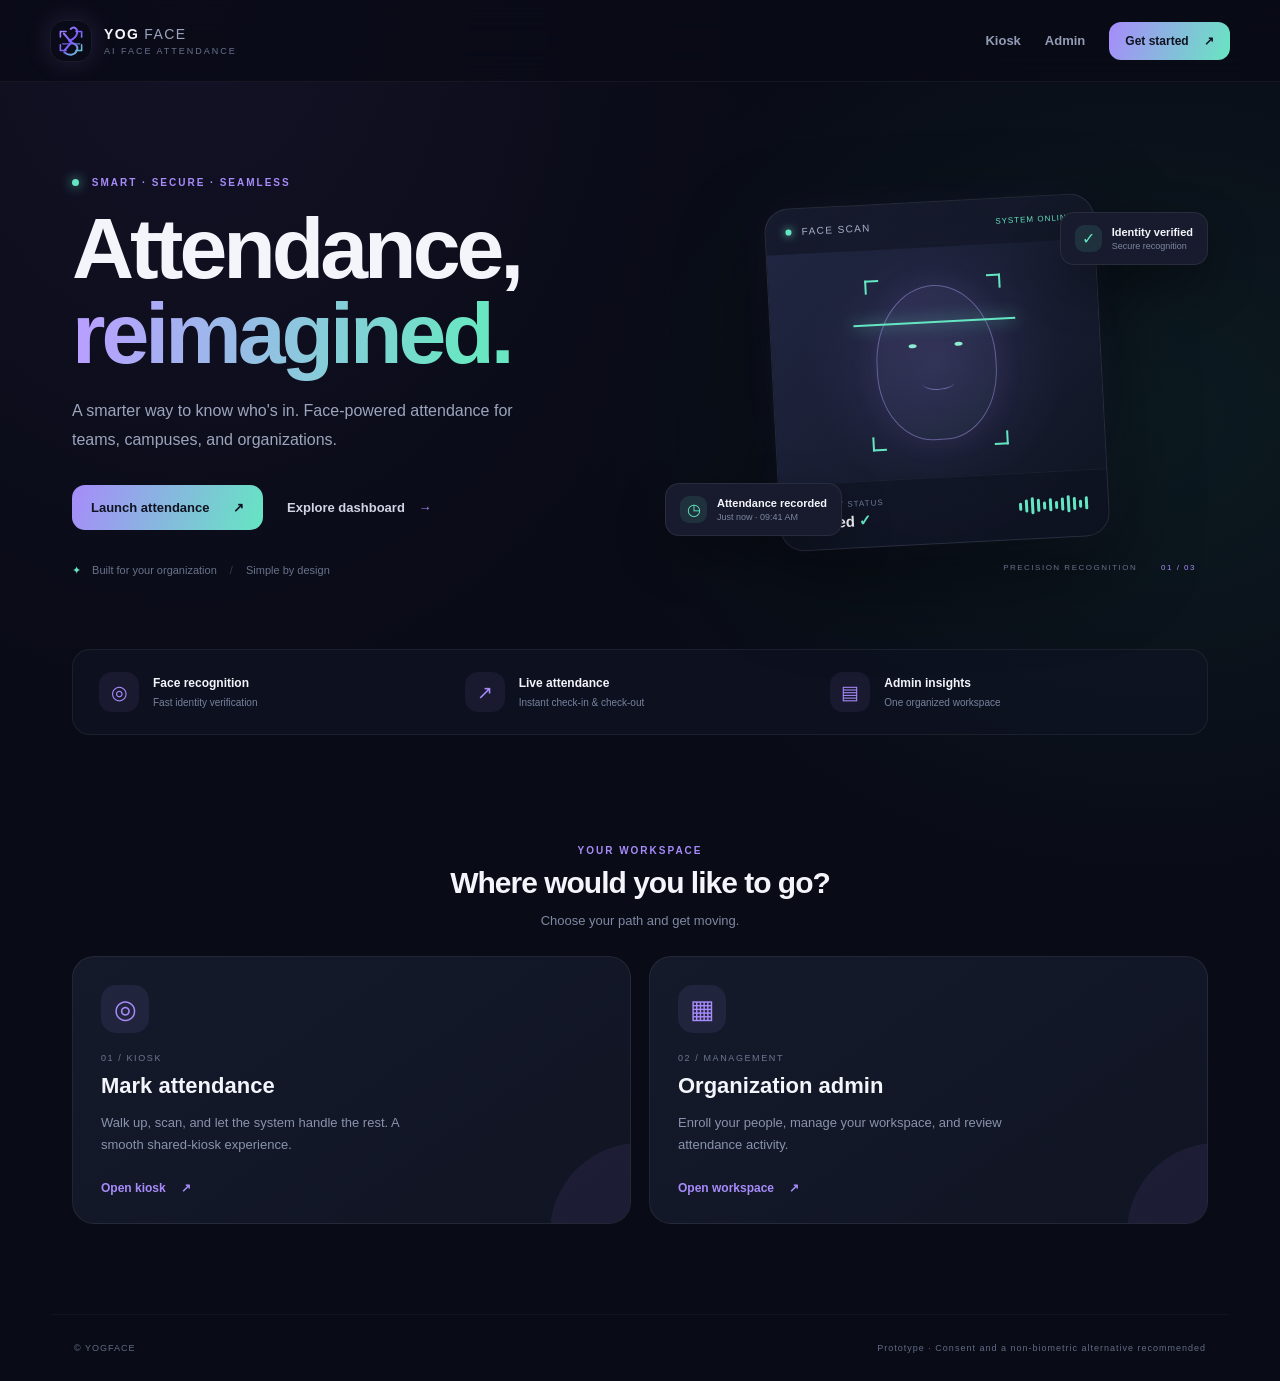
<file: templates/index.html>
<!doctype html>
<html lang="en"><head><meta charset="utf-8"><meta name="viewport" content="width=device-width,initial-scale=1"><title>YogFace · Intelligent attendance</title><link rel="stylesheet" href="/static/style.css"><meta name="theme-color" content="#090b16"></head>
<body class="premium home-page">
<header><a class="brand" href="/"><span class="logo"><img src="/static/yogface-mark.svg" alt="YogFace logo"></span><span><b>YOG<span>FACE</span></b><small>AI FACE ATTENDANCE</small></span></a><nav><a href="/attendance">Kiosk</a><a href="/dashboard">Admin</a></nav><a class="header-cta" href="/dashboard">Get started <span>↗</span></a></header>
<main class="home-main">
<section class="hero hero-split"><div class="hero-copy"><p class="eyebrow"><span class="pulse"></span> SMART · SECURE · SEAMLESS</p><h1>Attendance,<br><em>reimagined.</em></h1><p class="hero-lead">A smarter way to know who's in. Face-powered attendance for teams, campuses, and organizations.</p><div class="hero-actions"><a class="primary-link" href="/attendance">Launch attendance <span>↗</span></a><a class="secondary-link" href="/dashboard">Explore dashboard <span>→</span></a></div><div class="trustline"><span class="trust-icon">✦</span> Built for your organization <span class="trust-sep">/</span> Simple by design</div></div>
<div class="hero-art"><div class="orb orb-a"></div><div class="orb orb-b"></div><div class="scan-card"><div class="scan-top"><span class="scan-label"><i></i> FACE SCAN</span><span class="scan-status">SYSTEM ONLINE</span></div><div class="face-grid"><div class="face-shape"><div class="face-eye eye1"></div><div class="face-eye eye2"></div><div class="face-line"></div><div class="scan-line"></div><span class="corner c1"></span><span class="corner c2"></span><span class="corner c3"></span><span class="corner c4"></span></div></div><div class="scan-bottom"><div><small>IDENTITY STATUS</small><b>Verified <span>✓</span></b></div><div class="scan-wave"><i></i><i></i><i></i><i></i><i></i><i></i><i></i><i></i><i></i><i></i><i></i><i></i></div></div></div><div class="floating-chip chip-one"><span class="chip-check">✓</span><div><b>Identity verified</b><small>Secure recognition</small></div></div><div class="floating-chip chip-two"><span class="chip-clock">◷</span><div><b>Attendance recorded</b><small>Just now · 09:41 AM</small></div></div><div class="art-caption">PRECISION RECOGNITION <span>01 / 03</span></div></div></section>
<section class="feature-strip"><div><span class="feature-icon">◎</span><b>Face recognition</b><small>Fast identity verification</small></div><div><span class="feature-icon">↗</span><b>Live attendance</b><small>Instant check-in & check-out</small></div><div><span class="feature-icon">▤</span><b>Admin insights</b><small>One organized workspace</small></div></section>
<section class="choice-section"><div class="section-heading"><p class="eyebrow">YOUR WORKSPACE</p><h2>Where would you like to go?</h2><p>Choose your path and get moving.</p></div><div class="home-options"><a class="home-card attendance-card" href="/attendance"><span class="home-icon">◎</span><div class="card-index">01 / KIOSK</div><h2>Mark attendance</h2><p>Walk up, scan, and let the system handle the rest. A smooth shared-kiosk experience.</p><span class="card-cta">Open kiosk <span>↗</span></span></a><a class="home-card admin-card" href="/dashboard"><span class="home-icon">▦</span><div class="card-index">02 / MANAGEMENT</div><h2>Organization admin</h2><p>Enroll your people, manage your workspace, and review attendance activity.</p><span class="card-cta">Open workspace <span>↗</span></span></a></div></section></main>
<footer><span>© YOGFACE</span><span>Prototype · Consent and a non-biometric alternative recommended</span></footer></body></html>
</file>
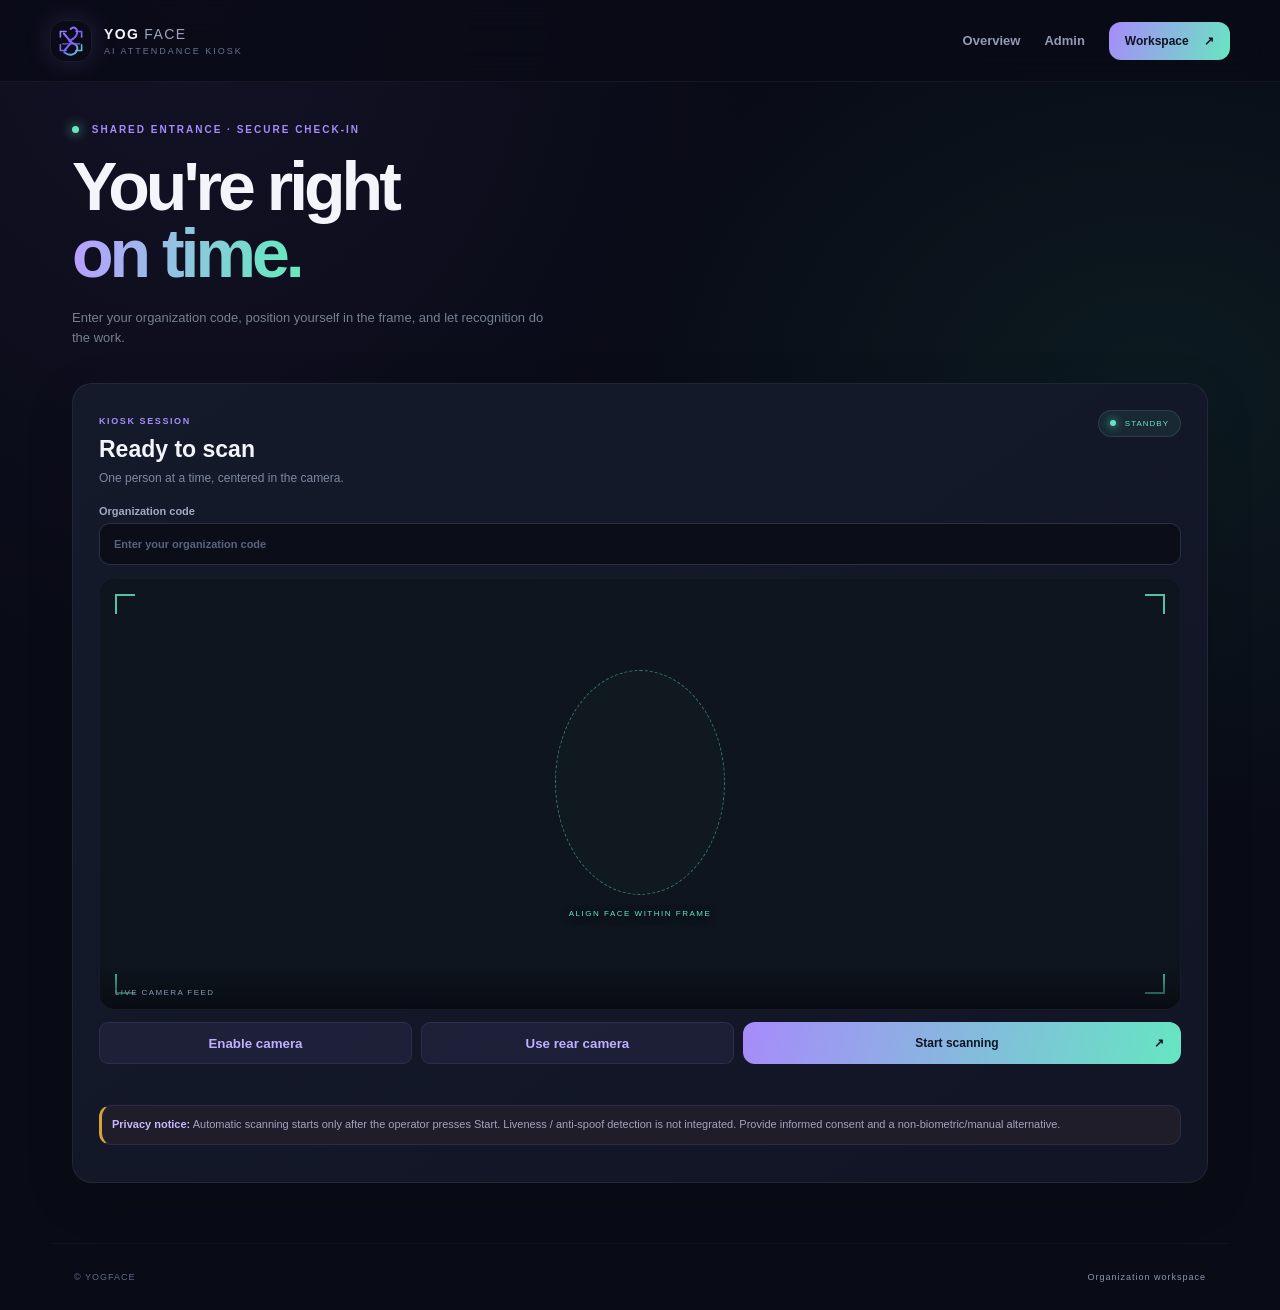
<file: templates/attendance.html>
<!doctype html>
<html lang="en"><head><meta charset="utf-8"><meta name="viewport" content="width=device-width,initial-scale=1"><title>Kiosk · YogFace</title><link rel="stylesheet" href="/static/style.css"><meta name="theme-color" content="#090b16"></head>
<body class="premium attendance-page"><header><a class="brand" href="/"><span class="logo"><img src="/static/yogface-mark.svg" alt="YogFace logo"></span><span><b>YOG<span>FACE</span></b><small>AI ATTENDANCE KIOSK</small></span></a><nav><a href="/">Overview</a><a href="/dashboard">Admin</a></nav><a class="header-cta" href="/dashboard">Workspace <span>↗</span></a></header>
<main class="attendance-main"><section class="hero attendance-hero"><p class="eyebrow"><span class="pulse"></span> SHARED ENTRANCE · SECURE CHECK-IN</p><h1>You're right<br><em>on time.</em></h1><p class="hero-lead">Enter your organization code, position yourself in the frame, and let recognition do the work.</p></section><section class="panel kiosk"><div class="kiosk-head"><div><span class="form-kicker">KIOSK SESSION</span><h2>Ready to scan</h2><p>One person at a time, centered in the camera.</p></div><div class="live-status"><i></i> STANDBY</div></div><label>Organization code<input id="kioskOrg" placeholder="Enter your organization code" autocomplete="off"></label><div class="camera-frame kiosk-frame"><video id="kioskVideo" autoplay muted playsinline></video><div class="camera-overlay"><span class="camera-corner tl"></span><span class="camera-corner tr"></span><span class="camera-corner bl"></span><span class="camera-corner br"></span><div class="scan-guide"><div class="scan-oval"></div><span>ALIGN FACE WITHIN FRAME</span></div></div><div class="camera-caption">LIVE CAMERA FEED</div></div><div class="kiosk-actions"><button id="kioskCamera" class="soft">Enable camera</button><button id="cameraFlip" class="soft">Use rear camera</button><button id="kioskScan" class="full-button">Start scanning <span>↗</span></button></div><p id="kioskMsg" class="msg" aria-live="polite"></p><p class="notice"><b>Privacy notice:</b> Automatic scanning starts only after the operator presses Start. Liveness / anti-spoof detection is not integrated. Provide informed consent and a non-biometric/manual alternative.</p></section></main><footer><span>© YOGFACE</span><span><a href="/dashboard">Organization workspace</a></span></footer><script src="/static/attendance.js"></script></body></html>
</file>
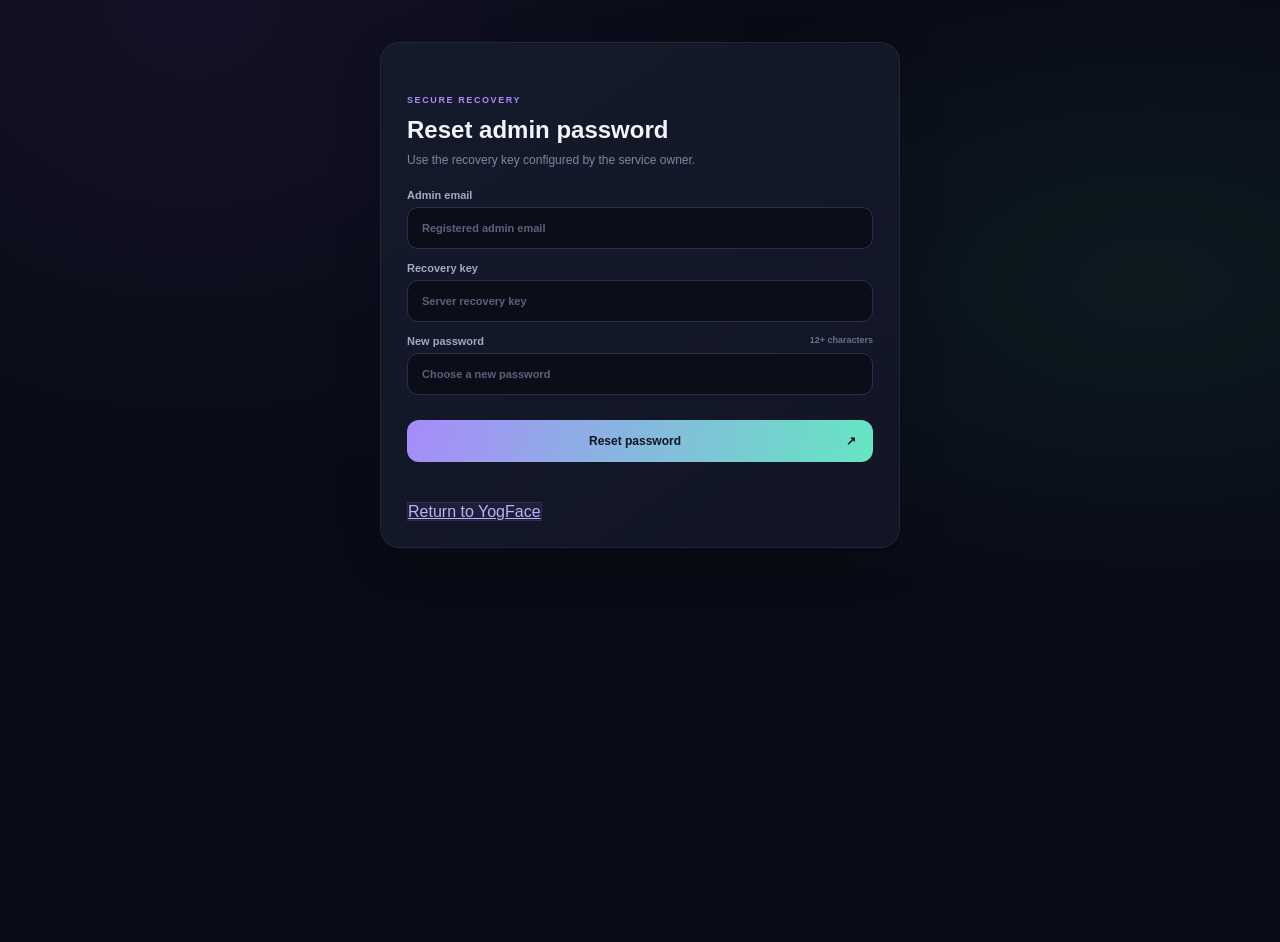
<file: templates/reset_admin.html>
<!doctype html>
<html lang="en"><head><meta charset="utf-8"><meta name="viewport" content="width=device-width,initial-scale=1"><title>Admin Password Recovery · YogFace</title><link rel="stylesheet" href="/static/style.css"></head>
<body class="premium"><main class="dashboard-main"><section class="panel auth"><div class="form-title"><span class="form-kicker">SECURE RECOVERY</span><h2>Reset admin password</h2><p>Use the recovery key configured by the service owner.</p></div>
<label>Admin email<input id="email" type="email" autocomplete="username" placeholder="Registered admin email"></label>
<label>Recovery key<input id="key" type="password" autocomplete="off" placeholder="Server recovery key"></label>
<label>New password <span class="field-hint">12+ characters</span><input id="password" type="password" autocomplete="new-password" placeholder="Choose a new password"></label>
<button id="reset" class="full-button">Reset password <span>↗</span></button><p id="msg" class="msg"></p><a href="/" class="soft">Return to YogFace</a></section></main><script src="/static/reset_admin.js"></script></body></html>
</file>
<file: static/style.css>
*{box-sizing:border-box}body{margin:0;background:#f4f6f8;color:#172333;font-family:Inter,system-ui,Arial,sans-serif}header{height:72px;background:#fff;border-bottom:1px solid #e5e9ef;display:flex;align-items:center;padding:0 max(22px,calc((100% - 1080px)/2));gap:12px}.logo{background:#172333;color:#fff;border-radius:12px;width:40px;height:40px;display:grid;place-items:center;font-weight:800}header small{display:block;color:#818b99;font-size:11px;margin-top:3px}#orgBadge{margin-left:auto;color:#14785f;font-size:13px;font-weight:700}main{max-width:1080px;margin:44px auto;padding:0 22px}.hero{margin-bottom:28px}.eyebrow{font-size:10px;letter-spacing:2px;color:#168266;font-weight:800}.hero h1{font-size:clamp(38px,6vw,58px);line-height:1.02;letter-spacing:-2px;margin:10px 0}.hero>p:last-child,.sub{color:#758091;line-height:1.5;font-size:13px}.panel{background:#fff;border:1px solid #e5e9ef;border-radius:17px;padding:23px;box-shadow:0 8px 28px #17233308}.auth{max-width:560px}.tabs{display:flex;gap:8px;border-bottom:1px solid #edf0f3;padding-bottom:12px;margin-bottom:20px}.tabs button{background:#f0f4f3;color:#566174}.tabs button.active{background:#172f36;color:#fff}h2,h3{margin:0 0 16px}label{display:block;font-size:12px;font-weight:700;color:#4b5869;margin:13px 0}input{display:block;width:100%;padding:12px;margin-top:6px;border:1px solid #dce2e8;border-radius:9px;font:inherit;outline:none}input:focus{border-color:#168266}button{border:0;border-radius:9px;padding:11px 15px;background:#147b60;color:#fff;font-weight:700;cursor:pointer;margin-top:8px}.outline{background:#fff;color:#344052;border:1px solid #dce2e8}.soft{background:#edf5f2;color:#126b52;margin-right:7px}.msg{font-size:12px;color:#147b60;min-height:17px}.welcome{display:flex;justify-content:space-between;align-items:center;margin:12px 0 18px}.welcome h2{margin:0}.welcome p:not(.eyebrow){font-size:13px;color:#778394}.codebox{background:#173d39;color:white;border-radius:14px;padding:17px 20px;display:flex;align-items:center;gap:18px;flex-wrap:wrap;margin-bottom:18px}.codebox small{font-size:10px;letter-spacing:1px;color:#b7d5cd}.codebox strong{font-size:22px;letter-spacing:2px}.codebox span{font-size:11px;color:#c3d8d2}.cols{display:grid;grid-template-columns:1fr 1fr;gap:18px}.cols h3,.report h3{font-size:16px}video{width:100%;aspect-ratio:16/9;object-fit:cover;background:#111827;border-radius:11px;margin-top:6px}.report{margin-top:18px}.reporthead{display:flex;justify-content:space-between;align-items:center}.reporthead h3{margin-bottom:4px}.record{display:flex;justify-content:space-between;gap:12px;padding:12px 0;border-top:1px solid #edf0f3;font-size:12px}.record span{color:#7c8795}footer{text-align:center;color:#8a93a0;font-size:11px;padding:32px}@media(max-width:760px){main{margin-top:28px}.cols{grid-template-columns:1fr}.welcome{align-items:flex-start}.codebox{gap:10px}}

.kiosk{max-width:680px;margin:0 0 20px}.kiosk h2{margin:4px 0 8px}.kiosk video{max-height:340px}.kiosk-actions{display:flex;gap:8px;flex-wrap:wrap}.kiosklink{margin-left:12px;color:#147b60;text-decoration:none;font-size:13px;font-weight:700}.notice{font-size:11px;line-height:1.5;color:#795b24;background:#fff7e6;border-radius:9px;padding:10px}

#kioskScan{min-width:210px}.kiosk video{background:#101820;object-position:center}.kiosk .notice{border-left:3px solid #d5a23b}

.home-main{max-width:900px;margin:60px auto;padding:0 22px}.home-options{display:grid;grid-template-columns:1fr 1fr;gap:20px}.home-card{display:block;text-decoration:none;color:inherit;background:#fff;border:1px solid #e2e8ee;border-radius:20px;padding:28px;box-shadow:0 10px 30px #17233308;transition:transform .15s,box-shadow .15s}.home-card:hover{transform:translateY(-3px);box-shadow:0 15px 35px #17233312}.home-icon{display:inline-grid;place-items:center;width:48px;height:48px;background:#eaf4f0;color:#147b60;border-radius:14px;font-size:26px}.home-card h2{margin:18px 0 8px}.home-card p{color:#758091;line-height:1.6;font-size:14px}.card-cta{display:block;margin-top:22px;color:#147b60;font-weight:800}.attendance-card{border-top:4px solid #147b60}.admin-card{border-top:4px solid #4c75bd}.attendance-main{max-width:700px;margin:38px auto;padding:0 22px}.dashboard-main{max-width:1080px;margin:38px auto;padding:0 22px}.dashboard-main .auth{margin-bottom:20px}.dashboard-main .cols{grid-template-columns:minmax(300px,560px)}.dashboard-main .report{margin-top:20px}.attendance-main .kiosk{max-width:none}.home-main .hero{margin-bottom:32px}
@media(max-width:760px){.home-options{grid-template-columns:1fr}.home-main{margin-top:32px}.dashboard-main,.attendance-main{margin-top:24px}.dashboard-main .cols{grid-template-columns:1fr}}

/* ═══ PREMIUM INTERFACE ═══ */
@import url('https://fonts.googleapis.com/css2?family=DM+Sans:wght@400;500;600;700&family=Space+Grotesk:wght@400;500;600;700&display=swap');
body.premium{--bg:#090b16;--surface:#111525;--surface2:#151a2b;--line:#252b40;--muted:#8e97b1;--text:#f4f5fb;--accent:#a78bfa;--accent2:#65e6c2;--blue:#79a8ff;background:var(--bg);color:var(--text);font-family:'DM Sans',sans-serif;min-height:100vh;background-image:radial-gradient(ellipse at 15% 0%,#29204855,transparent 36%),radial-gradient(ellipse at 90% 30%,#133b3650,transparent 35%)}
.premium h1,.premium h2,.premium h3,.premium .brand b{font-family:'Space Grotesk',sans-serif}
.premium header{height:82px;background:#090b16c9;border-bottom:1px solid #ffffff0c;padding:0 max(24px,calc((100% - 1180px)/2));gap:24px;backdrop-filter:blur(18px)}
.brand{display:flex;align-items:center;gap:12px;text-decoration:none;color:var(--text);min-width:220px}.brand b{display:block;font-size:14px;letter-spacing:1.4px}.brand b span{color:#9ba4bc;font-weight:500;margin-left:5px}.brand small{display:block;color:#68728c;font-size:9px;letter-spacing:2px;margin-top:4px}
.logo{width:42px;height:42px;border-radius:14px;background:linear-gradient(135deg,#a78bfa,#5ce0bd);color:#101321;box-shadow:0 0 26px #a78bfa2a;font-size:18px}.logo-dot{color:#64e6c0}
.premium nav{display:flex;gap:24px;margin-left:auto}.premium nav a,.kiosklink{color:#939cb5;text-decoration:none;font-size:13px;font-weight:600}.premium nav a:hover{color:#fff}.header-cta{background:linear-gradient(110deg,#a78bfa,#68e6c1);color:#101321;text-decoration:none;font-weight:700;font-size:12px;padding:12px 16px;border-radius:12px;white-space:nowrap}.header-cta span{margin-left:12px}
.premium main{max-width:1180px}.home-main{margin:45px auto 70px}.hero{margin-bottom:36px}.eyebrow{color:#a78bfa;letter-spacing:2px;font-size:10px}.pulse{display:inline-block;width:7px;height:7px;border-radius:50%;background:#65e6c2;box-shadow:0 0 12px #65e6c2;margin-right:8px}
.hero h1{font-size:clamp(52px,7.4vw,86px);line-height:.98;letter-spacing:-4px;margin:18px 0 22px;font-weight:700}.hero h1 em{font-style:normal;background:linear-gradient(100deg,#b7a0ff 5%,#69e7c2 90%);-webkit-background-clip:text;background-clip:text;color:transparent}
.hero-lead{max-width:490px;color:#9ca5bd;font-size:16px;line-height:1.8}.hero-split{display:grid;grid-template-columns:1fr 1fr;align-items:center;gap:50px;min-height:490px}.hero-actions{display:flex;align-items:center;gap:24px;flex-wrap:wrap;margin-top:30px}.primary-link{padding:15px 19px;border-radius:13px;background:linear-gradient(110deg,#a78bfa,#65e6c2);color:#101321;text-decoration:none;font-weight:700;font-size:13px}.primary-link span{margin-left:20px}.secondary-link{color:#d0d4e4;text-decoration:none;font-size:13px;font-weight:600}.secondary-link span{margin-left:10px;color:#a78bfa}.trustline{margin-top:34px;color:#69738c;font-size:11px}.trust-icon{color:#65e6c2;margin-right:8px}.trust-sep{margin:0 10px;color:#343c55}
.hero-art{height:400px;position:relative;display:grid;place-items:center}.orb{position:absolute;border-radius:50%;filter:blur(1px)}.orb-a{width:360px;height:360px;background:radial-gradient(circle,#7b62c22c,transparent 70%)}.orb-b{width:260px;height:260px;border:1px solid #9c84f32b;box-shadow:0 0 80px #a78bfa14}
.scan-card{position:relative;width:min(330px,80%);border:1px solid #ffffff17;border-radius:24px;background:linear-gradient(145deg,#191d31dd,#0e1221ee);box-shadow:0 30px 90px #0007,0 0 45px #9a83f312;overflow:hidden;transform:rotate(-3deg)}.scan-top,.scan-bottom{display:flex;align-items:center;justify-content:space-between;padding:17px 20px}.scan-label{font-size:10px;letter-spacing:1.4px;color:#aab3cc}.scan-label i,.live-status i{display:inline-block;width:6px;height:6px;border-radius:50%;background:#65e6c2;box-shadow:0 0 9px #65e6c2;margin-right:6px}.scan-status{font-size:8px;letter-spacing:1px;color:#65e6c2}.face-grid{height:230px;display:grid;place-items:center;background:radial-gradient(circle at center,#55478a50,transparent 65%),linear-gradient(135deg,#202641,#111625);position:relative}.face-shape{height:155px;width:120px;border:1px solid #b9a7ff6b;border-radius:50% 50% 45% 45%;position:relative;background:linear-gradient(140deg,#a78bfa17,#65e6c20b);box-shadow:0 0 30px #a78bfa1b}.face-eye{position:absolute;top:57px;width:8px;height:4px;border-radius:50%;background:#8cebd1}.eye1{left:32px}.eye2{right:32px}.face-line{position:absolute;top:90px;left:44px;width:32px;height:14px;border-bottom:1px solid #b9a7ff7c;border-radius:50%}.scan-line{height:2px;position:absolute;top:35px;left:-22px;right:-22px;background:#65e6c2;box-shadow:0 0 15px #65e6c2;animation:scan 3s ease-in-out infinite alternate}@keyframes scan{from{top:25px}to{top:125px}}.corner{position:absolute;width:14px;height:14px;border-color:#65e6c2;border-style:solid}.c1{top:-9px;left:-9px;border-width:2px 0 0 2px}.c2{top:-9px;right:-9px;border-width:2px 2px 0 0}.c3{bottom:-9px;left:-9px;border-width:0 0 2px 2px}.c4{bottom:-9px;right:-9px;border-width:0 2px 2px 0}.scan-bottom{border-top:1px solid #ffffff0d}.scan-bottom small{display:block;font-size:8px;letter-spacing:1px;color:#707b97}.scan-bottom b{display:block;font-size:15px;margin-top:4px}.scan-bottom b span{color:#65e6c2}.scan-wave{display:flex;gap:3px;align-items:center;height:24px}.scan-wave i{width:3px;border-radius:4px;background:#65e6c2;height:8px}.scan-wave i:nth-child(3n){height:17px}.scan-wave i:nth-child(2n){height:13px}.floating-chip{position:absolute;background:#171b2d;border:1px solid #ffffff13;border-radius:14px;padding:12px 14px;display:flex;align-items:center;gap:10px;box-shadow:0 20px 50px #0005}.floating-chip b{font-size:11px;display:block}.floating-chip small{font-size:9px;color:#7d87a2;display:block;margin-top:3px}.chip-check,.chip-clock{width:27px;height:27px;display:grid;place-items:center;border-radius:9px;background:#65e6c21c;color:#65e6c2}.chip-one{top:40px;right:0}.chip-two{bottom:36px;left:0}.art-caption{position:absolute;bottom:0;right:12px;color:#66708b;font-size:8px;letter-spacing:1.5px}.art-caption span{margin-left:20px;color:#a78bfa}
.feature-strip{display:grid;grid-template-columns:repeat(3,1fr);border:1px solid #ffffff10;border-radius:18px;background:#1115259a;padding:22px 26px;margin:20px 0 80px;gap:15px}.feature-strip>div{display:grid;grid-template-columns:42px 1fr;align-items:center;column-gap:12px}.feature-icon{grid-row:span 2;width:40px;height:40px;border-radius:13px;display:grid;place-items:center;background:#a78bfa13;color:#a78bfa;font-size:19px}.feature-strip b{font-size:12px}.feature-strip small{font-size:10px;color:#78829d}.choice-section{padding:20px 0}.section-heading{text-align:center;margin-bottom:28px}.section-heading h2{font-size:30px;letter-spacing:-1px;margin:10px 0}.section-heading>p:last-child{font-size:13px;color:#7f89a3}
.home-options{gap:18px}.home-card{background:linear-gradient(145deg,#151a2b,#101423);border:1px solid #ffffff12;border-radius:22px;padding:28px;box-shadow:none;position:relative;overflow:hidden}.home-card:after{content:"";position:absolute;width:180px;height:180px;border-radius:50%;right:-100px;bottom:-100px;background:#a78bfa14}.home-card:hover{transform:translateY(-4px);border-color:#a78bfa4a;box-shadow:0 22px 60px #0004}.home-icon{background:#a78bfa17;color:#a78bfa;width:48px;height:48px;border-radius:15px}.card-index{color:#6f7892;font-size:9px;letter-spacing:1.6px;margin-top:20px}.home-card h2{font-size:22px;margin:10px 0}.home-card p{color:#8993ad;font-size:13px;line-height:1.7;max-width:340px}.card-cta{color:#a78bfa;margin-top:25px;font-size:12px}.card-cta span{margin-left:12px}.attendance-card,.admin-card{border-top:1px solid #ffffff12}
.dashboard-main,.attendance-main{margin:42px auto 60px}.dashboard-hero{display:flex;align-items:center;justify-content:space-between;min-height:220px;background:linear-gradient(110deg,#161a2d,#111525);border:1px solid #ffffff0b;border-radius:24px;padding:34px 40px;overflow:hidden;position:relative}.dashboard-hero h1{font-size:48px;margin:12px 0}.dashboard-hero .hero-lead{font-size:13px;max-width:420px}.dashboard-hero-decoration{width:210px;height:180px;position:relative;display:grid;place-items:center;color:#a78bfa;font-family:'Space Grotesk';font-size:45px;font-weight:700}.deco-ring{position:absolute;width:150px;height:150px;border:1px solid #a78bfa35;border-radius:50%;box-shadow:0 0 60px #a78bfa10}.ring2{width:185px;height:185px;border-color:#65e6c21a}.dashboard-hero-decoration>span{background:linear-gradient(130deg,#a78bfa,#65e6c2);-webkit-background-clip:text;background-clip:text;color:transparent}
.panel{background:linear-gradient(145deg,#151a2b,#111525);border:1px solid #ffffff10;border-radius:20px;padding:26px;box-shadow:0 15px 50px #0002}.auth{max-width:520px;margin:24px auto}.tabs{border-bottom:1px solid #ffffff10}.tabs button{background:transparent;color:#7e88a2;border:1px solid transparent;padding:11px 15px}.tabs button.active{background:#a78bfa15;color:#c5b5ff;border-color:#a78bfa28}.form-title{margin:20px 0 22px}.form-kicker{font-size:9px;letter-spacing:1.6px;color:#a78bfa;font-weight:700}.form-title h2{margin:9px 0;font-size:24px}.form-title p,.panel-heading p{font-size:12px;color:#7e88a2;margin:0}.premium label{color:#a1aac2;font-size:11px}.premium input{background:#0b0e19;border:1px solid #2a3047;color:#f4f5fb;border-radius:11px;padding:14px}.premium input::placeholder{color:#59637c}.premium input:focus{border-color:#a78bfa;box-shadow:0 0 0 3px #a78bfa15}.field-hint{float:right;color:#69738c;font-size:9px}.full-button{background:linear-gradient(105deg,#a78bfa,#65e6c2);color:#101321;padding:14px 17px;border-radius:12px;font-size:12px;font-weight:700}.full-button span{float:right}.auth .full-button{width:100%;margin-top:12px}.msg{color:#65e6c2}.org-badge{font-size:11px;color:#65e6c2;font-weight:600}.welcome{background:#111525;border:1px solid #ffffff0d;border-radius:18px;padding:20px 24px}.welcome h2{font-size:22px}.welcome p:not(.eyebrow){color:#7e88a2}.outline{background:#151a2b;border-color:#313750;color:#b6bfd5}.codebox{background:linear-gradient(100deg,#24203d,#172a32);border:1px solid #ffffff12;border-radius:18px;padding:20px 24px;gap:15px}.codebox small{color:#8e97b1;letter-spacing:1.4px}.codebox strong{color:#e9e4ff;font-family:'Space Grotesk';font-size:26px}.codebox span{color:#7d89a4}.codebox-mark{width:40px;height:40px;display:grid;place-items:center;border-radius:13px;background:#a78bfa18;color:#a78bfa}.codebox>div:nth-child(2){display:grid;gap:5px}.code-decoration{margin-left:auto;color:#a78bfa38;font-size:11px;letter-spacing:2px;font-weight:700}
.dashboard-main .cols{grid-template-columns:minmax(300px,600px)}.panel-heading{display:flex;align-items:center;gap:12px;margin-bottom:18px}.panel-heading h3{margin:0 0 4px;font-size:17px}.panel-icon{width:38px;height:38px;border-radius:12px;background:#a78bfa17;color:#a78bfa;display:grid;place-items:center;font-size:18px}.camera-frame{position:relative;overflow:hidden;border-radius:16px;background:#080a12;border:1px solid #ffffff12}.camera-frame video{display:block;width:100%;aspect-ratio:16/10;max-height:380px;object-fit:cover;border-radius:0;margin:0}.camera-overlay{position:absolute;inset:0;pointer-events:none}.camera-corner{position:absolute;width:20px;height:20px;border-color:#65e6c2;border-style:solid}.tl{top:15px;left:15px;border-width:2px 0 0 2px}.tr{top:15px;right:15px;border-width:2px 2px 0 0}.bl{bottom:15px;left:15px;border-width:0 0 2px 2px}.br{bottom:15px;right:15px;border-width:0 2px 2px 0}.camera-caption{position:absolute;bottom:0;left:0;right:0;background:linear-gradient(transparent,#080a12d9);color:#8b96b1;font-size:8px;letter-spacing:1.4px;padding:22px 15px 12px}.premium .soft{background:#a78bfa13;color:#bdb0ff;border:1px solid #a78bfa20}.enrollment-panel .full-button{width:100%}.reporthead{border-bottom:1px solid #ffffff0b;padding-bottom:15px}.record{border-top:1px solid #ffffff0a;color:#d6daea;padding:15px 2px}.record span{color:#8993ad}.report .sub{color:#7d88a2}.attendance-hero h1{font-size:68px}.kiosk{max-width:800px;margin:auto}.kiosk-head{display:flex;align-items:flex-start;justify-content:space-between;margin-bottom:20px}.kiosk-head h2{font-size:23px;margin:8px 0}.kiosk-head p{color:#7e88a2;font-size:12px;margin:0}.live-status{color:#65e6c2;background:#65e6c214;border:1px solid #65e6c224;border-radius:20px;padding:8px 11px;font-size:8px;letter-spacing:1px}.kiosk-frame video{aspect-ratio:16/9;max-height:430px}.scan-guide{position:absolute;inset:0;display:flex;align-items:center;justify-content:center;flex-direction:column;gap:14px}.scan-oval{width:170px;height:225px;border:1px dashed #65e6c277;border-radius:50%;box-shadow:0 0 0 999px #0709122b}.scan-guide span{font-size:8px;letter-spacing:1.5px;color:#65e6c2;text-shadow:0 2px 8px #000}.kiosk-actions{display:grid;grid-template-columns:1fr 1fr 1.4fr;gap:9px;margin-top:12px}.kiosk-actions button{margin:0}.notice{background:#201d2b;border:1px solid #a78bfa20;color:#a7a0bd;border-radius:12px;line-height:1.6}.notice b{color:#c7b7ff}.premium footer{display:flex;justify-content:space-between;max-width:1180px;margin:auto;padding:28px 24px;color:#626c86;font-size:9px;letter-spacing:1px;border-top:1px solid #ffffff08}.premium footer a{color:#8c96b1;text-decoration:none}
@media(max-width:850px){.hero-split{grid-template-columns:1fr;gap:10px}.hero-art{height:350px;max-width:500px;margin:auto;width:100%}.feature-strip{margin-bottom:45px}.dashboard-hero{padding:25px}.dashboard-hero-decoration{width:130px;transform:scale(.75)}.premium nav{gap:14px}}
@media(max-width:600px){.premium header{height:70px;padding:0 16px;gap:10px}.brand{min-width:0}.brand b{font-size:11px}.brand b span{display:none}.brand small{font-size:8px}.premium nav{display:none}.header-cta{font-size:10px;padding:10px 12px;margin-left:auto}.home-main,.dashboard-main,.attendance-main{padding:0 16px;margin-top:25px}.hero h1{font-size:55px;letter-spacing:-3px}.hero-lead{font-size:14px}.hero-art{height:310px}.scan-card{width:270px}.face-grid{height:190px}.chip-one{right:-4px;top:18px}.chip-two{left:-4px;bottom:16px}.floating-chip{padding:9px 10px}.floating-chip b{font-size:9px}.floating-chip small{font-size:8px}.feature-strip{grid-template-columns:1fr;padding:17px;gap:14px}.home-options{grid-template-columns:1fr}.home-card{padding:22px}.dashboard-hero{padding:24px 20px;min-height:auto}.dashboard-hero-decoration{display:none}.dashboard-hero h1{font-size:40px}.panel{padding:18px}.auth{margin:18px auto}.welcome{padding:17px;gap:12px}.welcome h2{font-size:18px}.codebox{padding:17px}.code-decoration{display:none}.kiosk-actions{grid-template-columns:1fr 1fr}.kiosk-actions #kioskScan{grid-column:span 2}.scan-oval{width:140px;height:190px}.premium footer{padding:20px 16px;gap:10px;flex-direction:column}.section-heading h2{font-size:25px}.attendance-hero h1{font-size:55px}}

/* YogFace brand mark */
.premium .logo{display:grid;place-items:center;background:transparent;border:1px solid #ffffff12;padding:3px;overflow:hidden}
.premium .logo img{display:block;width:100%;height:100%;object-fit:contain}
.hero-brand-mark img{width:64px;height:64px;object-fit:contain;filter:drop-shadow(0 0 18px #a78bfa30)}
</file>
